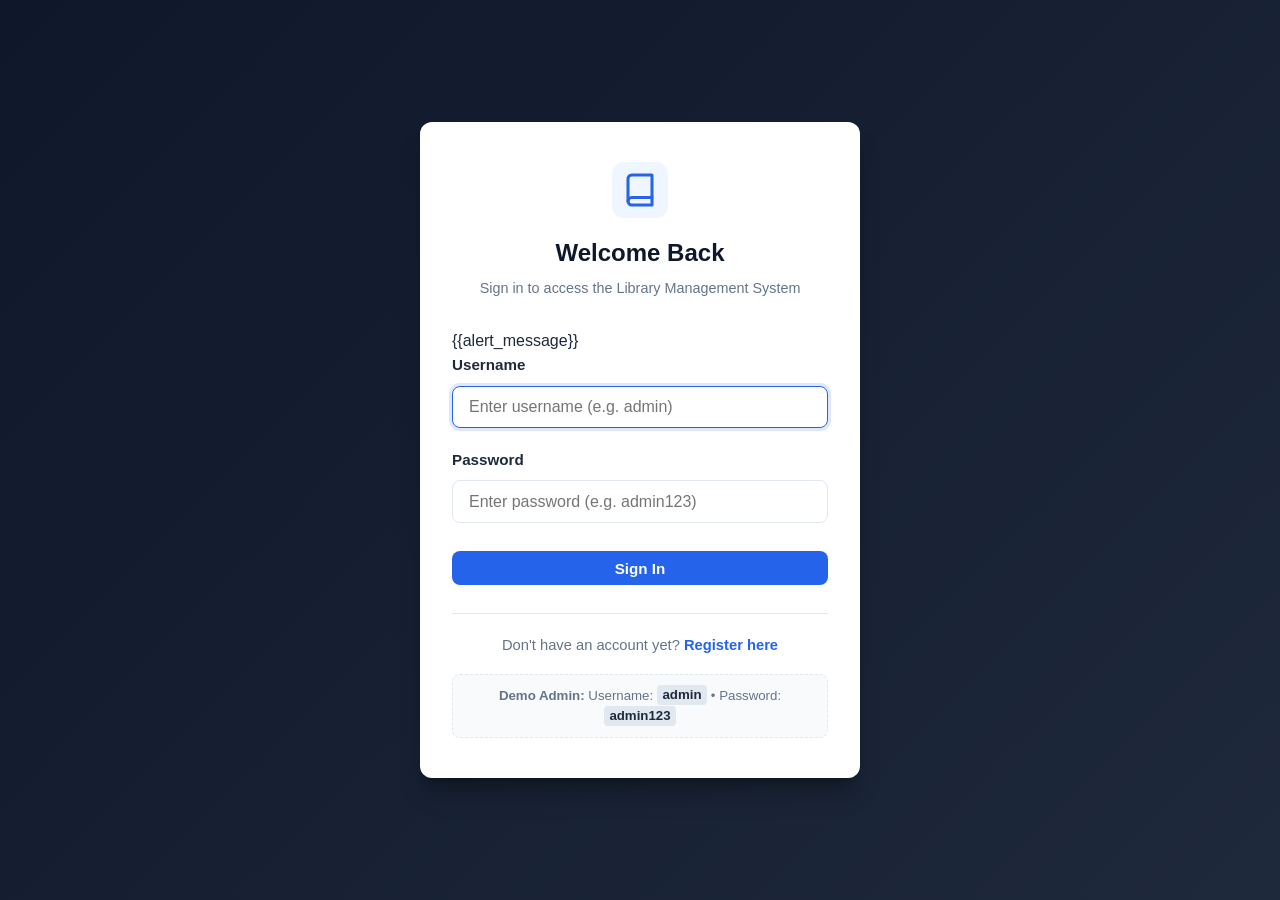
<file: login.html>
<!DOCTYPE html>
<html lang="en">
<head>
    <meta charset="UTF-8">
    <meta name="viewport" content="width=device-width, initial-scale=1.0">
    <title>Login - Library Management System</title>
    <link rel="stylesheet" href="/static/style.css">
</head>
<body class="auth-body">

    <div class="auth-wrapper">
        <div class="card auth-card">
            <div class="auth-header">
                <div class="brand-icon">
                    <svg width="36" height="36" viewBox="0 0 24 24" fill="none" stroke="currentColor" stroke-width="2" stroke-linecap="round" stroke-linejoin="round">
                        <path d="M4 19.5A2.5 2.5 0 0 1 6.5 17H20"></path>
                        <path d="M6.5 2H20v20H6.5A2.5 2.5 0 0 1 4 19.5v-15A2.5 2.5 0 0 1 6.5 2z"></path>
                    </svg>
                </div>
                <h2>Welcome Back</h2>
                <p>Sign in to access the Library Management System</p>
            </div>

            <!-- Alert Notification Banner -->
            {{alert_message}}

            <form action="/login" method="POST">
                <div class="form-group">
                    <label for="username">Username</label>
                    <input type="text" id="username" name="username" class="form-control" placeholder="Enter username (e.g. admin)" required autofocus>
                </div>

                <div class="form-group">
                    <label for="password">Password</label>
                    <input type="password" id="password" name="password" class="form-control" placeholder="Enter password (e.g. admin123)" required>
                </div>

                <button type="submit" class="btn btn-primary btn-block">Sign In</button>
            </form>

            <div class="auth-footer">
                <p>Don't have an account yet? <a href="/register">Register here</a></p>
                <div class="demo-credentials">
                    <strong>Demo Admin:</strong> Username: <code>admin</code> &bull; Password: <code>admin123</code>
                </div>
            </div>
        </div>
    </div>

</body>
</html>
</file>
<file: static/style.css>
/* ==========================================================
   Library Management System - Stylesheet (style.css)
   Clean, modern, and responsive CSS for B.Tech CSE Project
   ========================================================== */

:root {
    --primary-color: #2563eb;
    --primary-hover: #1d4ed8;
    --secondary-color: #0f172a;
    --accent-color: #10b981;
    --danger-color: #ef4444;
    --danger-hover: #dc2626;
    --warning-color: #f59e0b;
    --bg-color: #f8fafc;
    --card-bg: #ffffff;
    --text-primary: #1e293b;
    --text-secondary: #64748b;
    --border-color: #e2e8f0;
    --radius: 8px;
    --shadow: 0 4px 6px -1px rgba(0, 0, 0, 0.1), 0 2px 4px -2px rgba(0, 0, 0, 0.05);
}

* {
    margin: 0;
    padding: 0;
    box-sizing: border-box;
    font-family: 'Segoe UI', Tahoma, Geneva, Verdana, sans-serif;
}

body {
    background-color: var(--bg-color);
    color: var(--text-primary);
    line-height: 1.6;
    min-height: 100vh;
    display: flex;
    flex-direction: column;
}

/* ----------------- Header & Navigation ----------------- */
header {
    background: linear-gradient(135deg, #1e293b, #0f172a);
    color: #ffffff;
    padding: 1.1rem 2rem;
    box-shadow: var(--shadow);
}

.header-container {
    max-width: 1200px;
    margin: 0 auto;
    display: flex;
    justify-content: space-between;
    align-items: center;
    flex-wrap: wrap;
    gap: 1rem;
}

.brand {
    display: flex;
    align-items: center;
    gap: 0.75rem;
    text-decoration: none;
    color: #ffffff;
}

.brand h1 {
    font-size: 1.4rem;
    font-weight: 700;
    letter-spacing: -0.5px;
}

.brand span {
    color: #60a5fa;
}

.nav-wrapper {
    display: flex;
    align-items: center;
    gap: 1.5rem;
    flex-wrap: wrap;
}

nav ul {
    display: flex;
    list-style: none;
    gap: 0.75rem;
    align-items: center;
}

nav a {
    color: #cbd5e1;
    text-decoration: none;
    font-weight: 500;
    padding: 0.45rem 0.9rem;
    border-radius: var(--radius);
    transition: all 0.2s ease;
}

nav a:hover,
nav a.active {
    color: #ffffff;
    background-color: rgba(255, 255, 255, 0.12);
}

/* ----------------- User Profile & Logout in Navbar ----------------- */
.user-profile-nav {
    display: flex;
    align-items: center;
    gap: 0.75rem;
    background-color: rgba(255, 255, 255, 0.08);
    padding: 0.35rem 0.85rem;
    border-radius: 9999px;
    border: 1px solid rgba(255, 255, 255, 0.15);
}

.user-name {
    color: #93c5fd;
    font-size: 0.9rem;
    font-weight: 600;
    display: flex;
    align-items: center;
    gap: 0.4rem;
}

.btn-logout {
    color: #f87171;
    text-decoration: none;
    font-size: 0.85rem;
    font-weight: 600;
    padding: 0.2rem 0.6rem;
    border-radius: 4px;
    background-color: rgba(239, 68, 68, 0.15);
    transition: all 0.2s;
}

.btn-logout:hover {
    background-color: var(--danger-color);
    color: #ffffff;
}

/* ----------------- Main Container ----------------- */
.container {
    max-width: 1200px;
    margin: 2rem auto;
    padding: 0 1.5rem;
    flex: 1;
    width: 100%;
}

/* ----------------- Card Component ----------------- */
.card {
    background: var(--card-bg);
    border-radius: var(--radius);
    padding: 2rem;
    box-shadow: var(--shadow);
    border: 1px solid var(--border-color);
}

.card-header {
    display: flex;
    justify-content: space-between;
    align-items: center;
    margin-bottom: 1.5rem;
    padding-bottom: 1rem;
    border-bottom: 1px solid var(--border-color);
    flex-wrap: wrap;
    gap: 1rem;
}

.card-title {
    font-size: 1.35rem;
    color: var(--secondary-color);
    font-weight: 600;
}

/* ----------------- Buttons ----------------- */
.btn {
    display: inline-flex;
    align-items: center;
    justify-content: center;
    padding: 0.55rem 1.25rem;
    font-size: 0.95rem;
    font-weight: 600;
    border-radius: var(--radius);
    text-decoration: none;
    border: none;
    cursor: pointer;
    transition: all 0.2s ease;
    gap: 0.5rem;
}

.btn-primary {
    background-color: var(--primary-color);
    color: #ffffff;
}

.btn-primary:hover {
    background-color: var(--primary-hover);
}

.btn-secondary {
    background-color: #64748b;
    color: #ffffff;
}

.btn-secondary:hover {
    background-color: #475569;
}

.btn-danger {
    background-color: var(--danger-color);
    color: #ffffff;
}

.btn-danger:hover {
    background-color: var(--danger-hover);
}

.btn-sm {
    padding: 0.35rem 0.75rem;
    font-size: 0.85rem;
}

.btn-block {
    width: 100%;
    margin-top: 0.5rem;
}

/* ----------------- Table Styles ----------------- */
.table-responsive {
    overflow-x: auto;
    margin-top: 1rem;
}

table {
    width: 100%;
    border-collapse: collapse;
    text-align: left;
    font-size: 0.95rem;
}

table th {
    background-color: #f1f5f9;
    color: var(--secondary-color);
    font-weight: 600;
    padding: 0.9rem 1rem;
    border-bottom: 2px solid var(--border-color);
}

table td {
    padding: 0.85rem 1rem;
    border-bottom: 1px solid var(--border-color);
    vertical-align: middle;
}

table tbody tr:hover {
    background-color: #f8fafc;
}

/* ----------------- Badges ----------------- */
.badge {
    display: inline-block;
    padding: 0.25rem 0.65rem;
    border-radius: 9999px;
    font-size: 0.8rem;
    font-weight: 600;
}

.badge-category {
    background-color: #e0f2fe;
    color: #0369a1;
}

.badge-qty {
    background-color: #dcfce7;
    color: #15803d;
}

.badge-qty-low {
    background-color: #fee2e2;
    color: #b91c1c;
}

/* ----------------- Form Styles ----------------- */
.form-card {
    max-width: 600px;
    margin: 1.5rem auto;
}

.form-group {
    margin-bottom: 1.25rem;
}

.form-group label {
    display: block;
    margin-bottom: 0.5rem;
    font-weight: 600;
    color: var(--text-primary);
    font-size: 0.95rem;
}

.form-control {
    width: 100%;
    padding: 0.7rem 1rem;
    border: 1px solid var(--border-color);
    border-radius: var(--radius);
    font-size: 1rem;
    transition: border-color 0.2s, box-shadow 0.2s;
    background-color: #ffffff;
}

.form-control:focus {
    outline: none;
    border-color: var(--primary-color);
    box-shadow: 0 0 0 3px rgba(37, 99, 235, 0.15);
}

.form-actions {
    display: flex;
    gap: 1rem;
    margin-top: 1.75rem;
}

/* ----------------- Search Bar ----------------- */
.search-box {
    display: flex;
    gap: 0.75rem;
    max-width: 650px;
    margin: 1rem 0 1.5rem 0;
}

.search-box input {
    flex: 1;
}

/* ----------------- Alert Messages ----------------- */
.alert {
    padding: 0.85rem 1.25rem;
    border-radius: var(--radius);
    margin-bottom: 1.5rem;
    font-weight: 500;
    display: flex;
    align-items: center;
    justify-content: space-between;
}

.alert-success {
    background-color: #ecfdf5;
    color: #065f46;
    border: 1px solid #a7f3d0;
}

.alert-warning {
    background-color: #fffbeb;
    color: #92400e;
    border: 1px solid #fde68a;
}

.alert-danger {
    background-color: #fef2f2;
    color: #991b1b;
    border: 1px solid #fecaca;
}

.empty-state {
    text-align: center;
    padding: 3rem 1rem;
    color: var(--text-secondary);
}

.empty-state h3 {
    margin-bottom: 0.5rem;
    color: var(--text-primary);
}

/* ----------------- Authentication Pages (Login / Register) ----------------- */
.auth-body {
    background: linear-gradient(135deg, #0f172a 0%, #1e293b 100%);
    min-height: 100vh;
    display: flex;
    align-items: center;
    justify-content: center;
    padding: 1.5rem;
}

.auth-wrapper {
    width: 100%;
    max-width: 440px;
}

.auth-card {
    background: #ffffff;
    border-radius: 12px;
    padding: 2.5rem 2rem;
    box-shadow: 0 20px 25px -5px rgba(0, 0, 0, 0.25), 0 8px 10px -6px rgba(0, 0, 0, 0.25);
    border: none;
}

.auth-header {
    text-align: center;
    margin-bottom: 1.75rem;
}

.brand-icon {
    display: inline-flex;
    align-items: center;
    justify-content: center;
    width: 56px;
    height: 56px;
    border-radius: 12px;
    background: #eff6ff;
    color: var(--primary-color);
    margin-bottom: 1rem;
}

.auth-header h2 {
    font-size: 1.5rem;
    color: var(--secondary-color);
    font-weight: 700;
}

.auth-header p {
    color: var(--text-secondary);
    font-size: 0.9rem;
    margin-top: 0.25rem;
}

.auth-footer {
    text-align: center;
    margin-top: 1.75rem;
    padding-top: 1.25rem;
    border-top: 1px solid var(--border-color);
    font-size: 0.92rem;
    color: var(--text-secondary);
}

.auth-footer a {
    color: var(--primary-color);
    font-weight: 600;
    text-decoration: none;
}

.auth-footer a:hover {
    text-decoration: underline;
}

.demo-credentials {
    margin-top: 1rem;
    background-color: #f8fafc;
    border: 1px dashed var(--border-color);
    padding: 0.6rem 0.75rem;
    border-radius: var(--radius);
    font-size: 0.83rem;
    color: var(--text-secondary);
}

.demo-credentials code {
    background-color: #e2e8f0;
    padding: 0.15rem 0.35rem;
    border-radius: 4px;
    color: #1e293b;
    font-weight: 600;
}

/* ----------------- Footer ----------------- */
footer {
    text-align: center;
    padding: 1.2rem;
    background-color: #ffffff;
    color: var(--text-secondary);
    border-top: 1px solid var(--border-color);
    font-size: 0.9rem;
}
</file>
